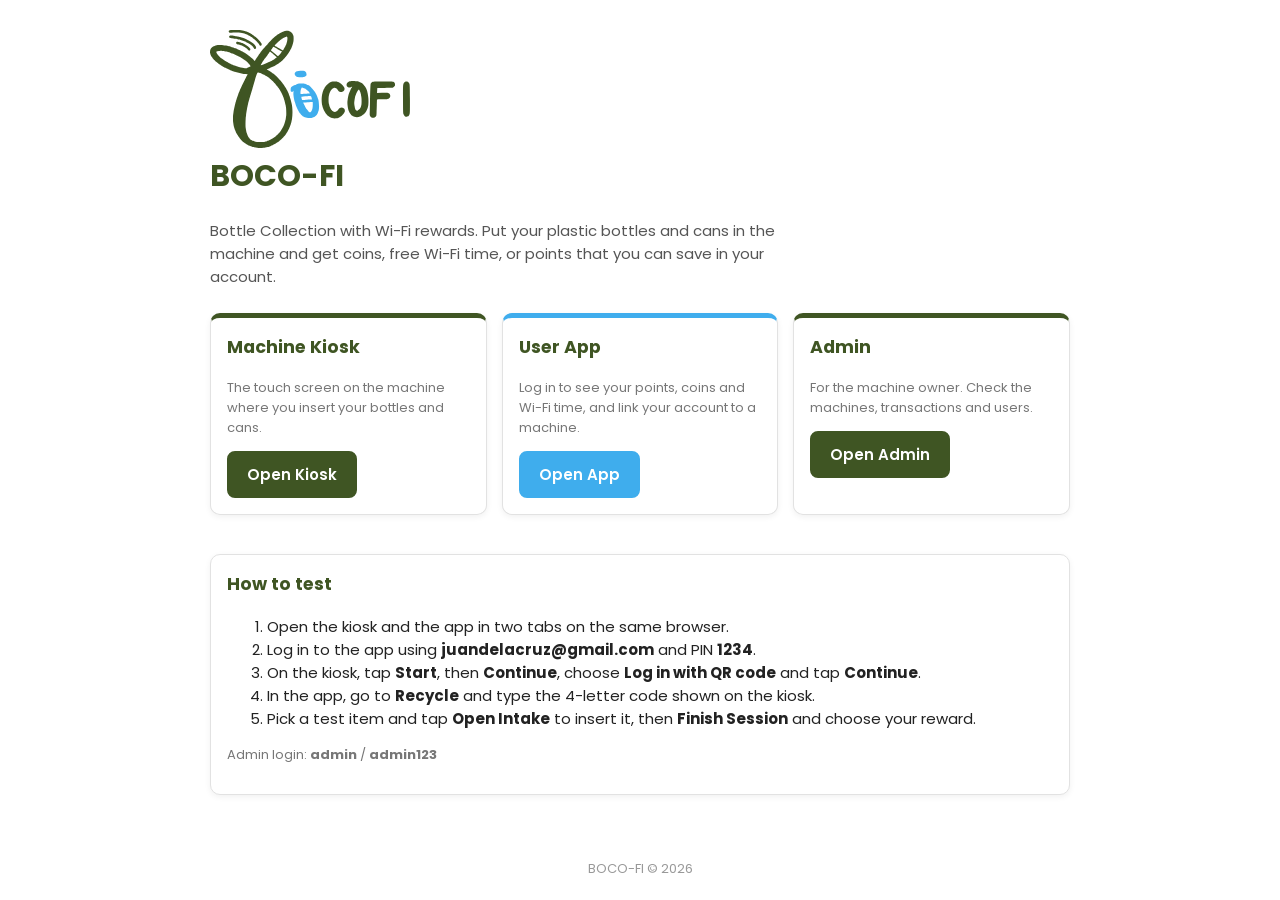
<file: index.html>
<!DOCTYPE html>
<html lang="en">
<head>
  <meta charset="UTF-8">
  <meta name="viewport" content="width=device-width, initial-scale=1.0">
  <title>BOCO-FI</title>
  <link rel="icon" href="assets/img/mark.svg">
  <link href="https://fonts.googleapis.com/css2?family=Poppins:wght@400;600;700&display=swap" rel="stylesheet">
  <link rel="stylesheet" href="assets/css/style.css">
  <style>
    .container {
      max-width: 900px;
      margin: 0 auto;
      padding: 30px 20px;
    }

    .logo {
      width: 200px;
    }

    .intro {
      max-width: 600px;
      color: #555;
    }

    .links {
      display: flex;
      flex-wrap: wrap;
      gap: 15px;
      margin: 25px 0;
    }

    .links .card {
      flex: 1;
      min-width: 220px;
      border-top: 5px solid #3F5523;
    }

    .links .card.blue {
      border-top-color: #3FADED;
    }

    footer {
      text-align: center;
      color: #999;
      font-size: 13px;
      padding: 20px;
    }
  </style>
</head>
<body>
  <div class="container">
    <img src="assets/img/logo.svg" alt="BOCO-FI logo" class="logo">
    <h1>BOCO-FI</h1>
    <p class="intro">
      Bottle Collection with Wi-Fi rewards. Put your plastic bottles and cans in the machine
      and get coins, free Wi-Fi time, or points that you can save in your account.
    </p>

    <div class="links">
      <div class="card">
        <h3>Machine Kiosk</h3>
        <p class="gray small">The touch screen on the machine where you insert your bottles and cans.</p>
        <a href="kiosk/index.html" class="btn">Open Kiosk</a>
      </div>

      <div class="card blue">
        <h3>User App</h3>
        <p class="gray small">Log in to see your points, coins and Wi-Fi time, and link your account to a machine.</p>
        <a href="app/index.html" class="btn btn-blue">Open App</a>
      </div>

      <div class="card">
        <h3>Admin</h3>
        <p class="gray small">For the machine owner. Check the machines, transactions and users.</p>
        <a href="admin/index.html" class="btn">Open Admin</a>
      </div>
    </div>

    <div class="card">
      <h3>How to test</h3>
      <ol>
        <li>Open the kiosk and the app in two tabs on the same browser.</li>
        <li>Log in to the app using <b>juandelacruz@gmail.com</b> and PIN <b>1234</b>.</li>
        <li>On the kiosk, tap <b>Start</b>, then <b>Continue</b>, choose <b>Log in with QR code</b> and tap <b>Continue</b>.</li>
        <li>In the app, go to <b>Recycle</b> and type the 4-letter code shown on the kiosk.</li>
        <li>Pick a test item and tap <b>Open Intake</b> to insert it, then <b>Finish Session</b> and choose your reward.</li>
      </ol>
      <p class="small gray">Admin login: <b>admin</b> / <b>admin123</b></p>
    </div>
  </div>

  <footer>BOCO-FI &copy; 2026</footer>
</body>
</html>
</file>
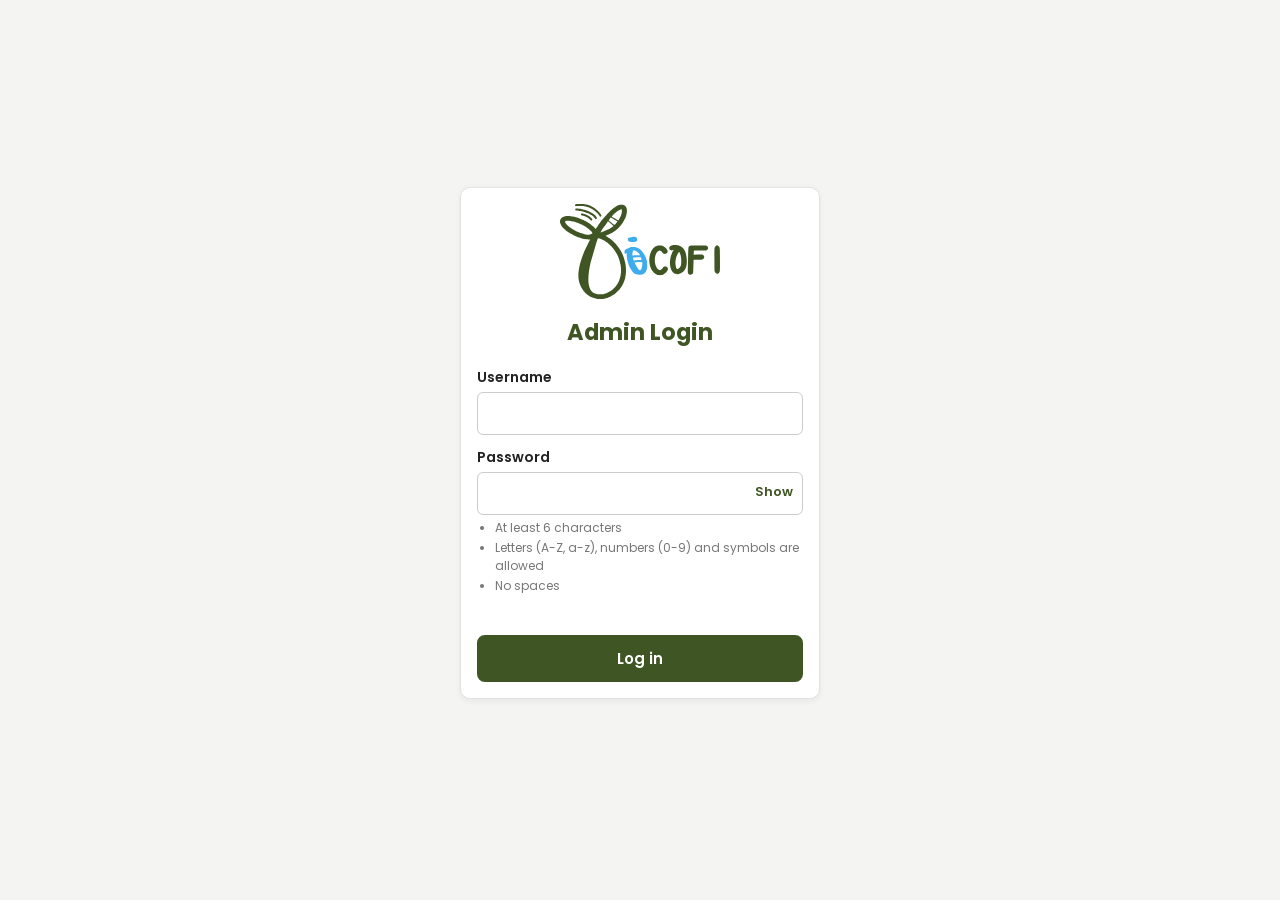
<file: admin/index.html>
<!DOCTYPE html>
<html lang="en">
<head>
  <meta charset="UTF-8">
  <meta name="viewport" content="width=device-width, initial-scale=1.0">
  <title>BOCO-FI Admin</title>
  <link rel="icon" href="../assets/img/mark.svg">
  <link href="https://fonts.googleapis.com/css2?family=Poppins:wght@400;600;700&display=swap" rel="stylesheet">
  <link rel="stylesheet" href="../assets/css/style.css">
  <link rel="stylesheet" href="style.css">
</head>
<body>

  <!-- LOGIN -->
  <div id="loginPage" class="login-page">
    <form class="card login-box" onsubmit="adminLogin(event)">
      <img src="../assets/img/logo.svg" alt="BOCO-FI" class="login-logo">
      <h2>Admin Login</h2>
      <label for="username">Username</label>
      <input type="text" id="username">
      <label for="password">Password</label>
      <div class="password-box">
        <input type="password" id="password">
        <button type="button" class="show-btn" onclick="togglePassword('password', this)">Show</button>
      </div>
      <ul class="rule">
        <li>At least 6 characters</li>
        <li>Letters (A-Z, a-z), numbers (0-9) and symbols are allowed</li>
        <li>No spaces</li>
      </ul>
      <p class="error" id="loginError"></p>
      <button type="submit" class="btn btn-full">Log in</button>
    </form>
  </div>

  <!-- DASHBOARD -->
  <div id="adminPage" class="hidden">
    <div class="sidebar">
      <img src="../assets/img/logo.svg" alt="BOCO-FI" class="side-logo">
      <button id="nav-dashboard" onclick="showSection('dashboard')">Dashboard</button>
      <button id="nav-machines" onclick="showSection('machines')">Machines</button>
      <button id="nav-alerts" onclick="showSection('alerts')">Alerts <span id="alertCount" class="count"></span></button>
      <button id="nav-transactions" onclick="showSection('transactions')">Transactions</button>
      <button id="nav-users" onclick="showSection('users')">Users</button>
      <button id="nav-codes" onclick="showSection('codes')">Vouchers &amp; Cash-outs</button>
      <button id="nav-settings" onclick="showSection('settings')">Settings</button>
      <button class="logout" onclick="adminLogout()">Log out</button>
    </div>

    <div class="main">
      <!-- dashboard -->
      <div class="section" id="section-dashboard">
        <h1>Dashboard</h1>
        <div class="stats">
          <div class="stat"><p>Items today</p><h2 id="statItems"></h2></div>
          <div class="stat"><p>Value today</p><h2 id="statValue"></h2></div>
          <div class="stat"><p>Machines online</p><h2 id="statMachines"></h2></div>
          <div class="stat"><p>Users</p><h2 id="statUsers"></h2></div>
        </div>
        <div class="card">
          <h3>Machines</h3>
          <table>
            <thead><tr><th>Machine</th><th>Status</th><th>Bin</th><th>Coins</th><th>Wi-Fi</th></tr></thead>
            <tbody id="dashMachines"></tbody>
          </table>
        </div>
        <div class="card">
          <h3>Recent transactions</h3>
          <table>
            <thead><tr><th>Date</th><th>Machine</th><th>User</th><th>Type</th><th>Amount</th></tr></thead>
            <tbody id="dashTransactions"></tbody>
          </table>
        </div>
      </div>

      <!-- machines -->
      <div class="section" id="section-machines">
        <h1>Machines</h1>
        <div id="machineCards"></div>
      </div>

      <!-- alerts -->
      <div class="section" id="section-alerts">
        <h1>Alerts</h1>
        <button class="btn btn-white btn-small" onclick="markAllRead()">Mark all as read</button>
        <br><br>
        <div class="card">
          <table>
            <thead><tr><th>Date</th><th>Machine</th><th>Message</th><th>Level</th><th></th></tr></thead>
            <tbody id="alertTable"></tbody>
          </table>
        </div>
      </div>

      <!-- transactions -->
      <div class="section" id="section-transactions">
        <h1>Transactions</h1>
        <label for="filterMachine">Filter by machine</label>
        <select id="filterMachine" class="filter" onchange="loadTransactions()"></select>
        <div class="card">
          <table>
            <thead><tr><th>ID</th><th>Date</th><th>Machine</th><th>User</th><th>Items</th><th>Amount</th><th>Type</th></tr></thead>
            <tbody id="transactionTable"></tbody>
          </table>
        </div>
      </div>

      <!-- users -->
      <div class="section" id="section-users">
        <h1>Users</h1>
        <div class="card">
          <table>
            <thead><tr><th>Name</th><th>Email</th><th>Points</th><th>Coins</th><th>Items</th><th>Actions</th></tr></thead>
            <tbody id="userTable"></tbody>
          </table>
        </div>
      </div>

      <!-- vouchers and cash-outs -->
      <div class="section" id="section-codes">
        <h1>Wi-Fi Vouchers</h1>
        <div class="card">
          <table>
            <thead><tr><th>Code</th><th>Minutes</th><th>User</th><th>Machine</th><th>Expires</th><th>Status</th></tr></thead>
            <tbody id="voucherTable"></tbody>
          </table>
        </div>
        <h1>Cash-out Codes</h1>
        <div class="card">
          <table>
            <thead><tr><th>Code</th><th>User</th><th>Amount</th><th>Created</th><th>Status</th></tr></thead>
            <tbody id="cashoutTable"></tbody>
          </table>
        </div>
      </div>

      <!-- settings -->
      <div class="section" id="section-settings">
        <h1>Settings</h1>
        <div class="card">
          <h3>Reward per item</h3>
          <table>
            <thead><tr><th>Item</th><th>Value (₱)</th></tr></thead>
            <tbody id="itemTable"></tbody>
          </table>
          <br>
          <button class="btn" onclick="saveItems()">Save rewards</button>
        </div>

        <div class="card">
          <h3>Rates</h3>
          <label for="setPoints">Points per ₱1</label>
          <input type="number" id="setPoints" min="1">
          <label for="setWifi">Wi-Fi minutes per ₱1</label>
          <input type="number" id="setWifi" min="1">
          <label for="setCrush">Run crusher when bin reaches (%)</label>
          <input type="number" id="setCrush" min="10" max="100">
          <label for="setFull">Bin is full at (%)</label>
          <input type="number" id="setFull" min="10" max="100">
          <button class="btn" onclick="saveRates()">Save rates</button>
        </div>

        <div class="card">
          <h3>Admin account</h3>
          <label for="setUser">Username</label>
          <input type="text" id="setUser">
          <label for="setPass">New password (leave blank to keep)</label>
          <div class="password-box">
            <input type="password" id="setPass">
            <button type="button" class="show-btn" onclick="togglePassword('setPass', this)">Show</button>
          </div>
          <ul class="rule">
            <li>At least 6 characters</li>
            <li>Letters (A-Z, a-z), numbers (0-9) and symbols are allowed</li>
            <li>No spaces</li>
          </ul>
          <button class="btn" onclick="saveAccount()">Save account</button>
        </div>

        <div class="card">
          <h3>Reset data</h3>
          <p class="small gray">This puts back the sample machines, users and transactions.</p>
          <button class="btn btn-red" onclick="resetAll()">Reset all data</button>
        </div>
      </div>
    </div>
  </div>

  <div id="message"></div>

  <script src="../assets/js/data.js"></script>
  <script src="script.js"></script>
</body>
</html>
</file>
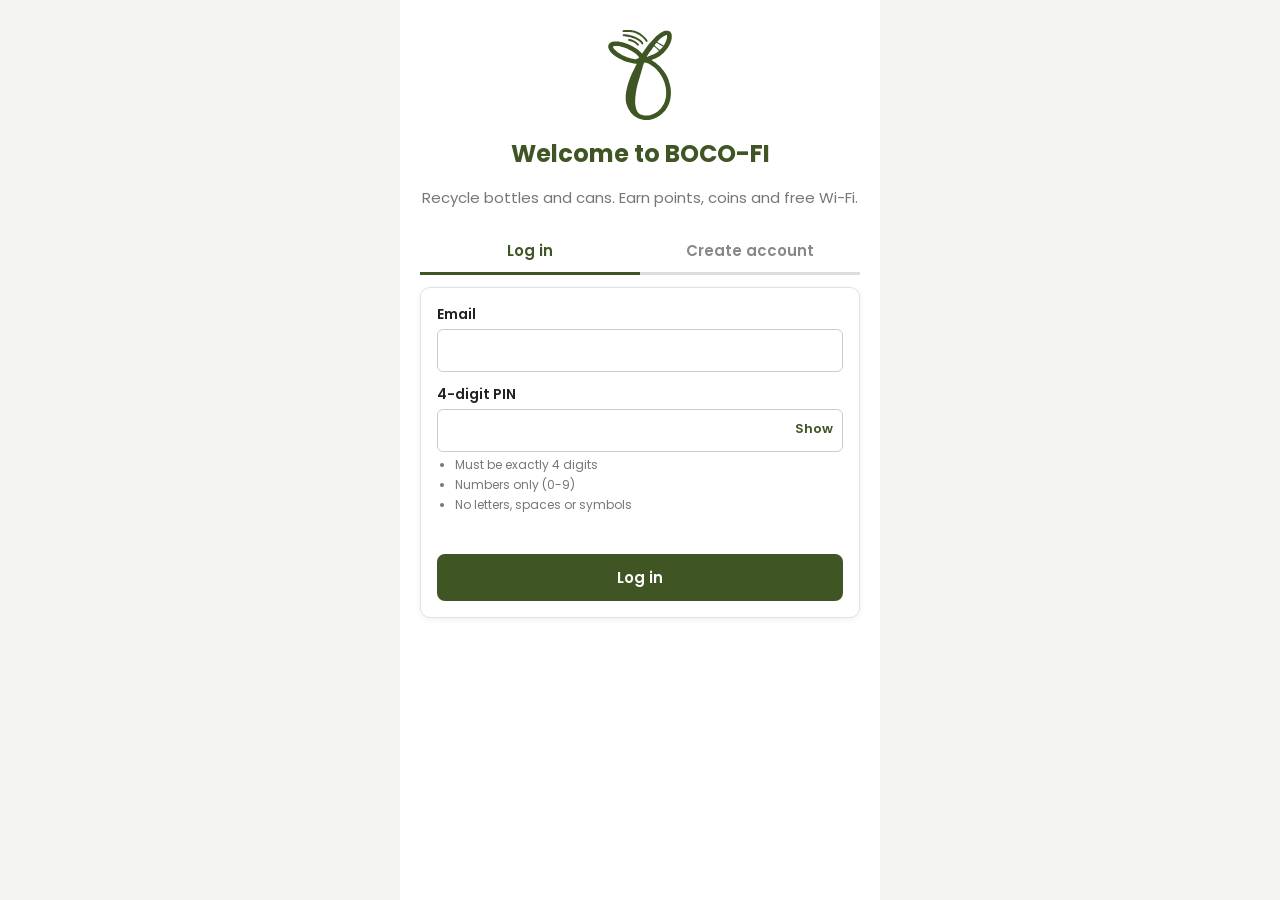
<file: app/index.html>
<!DOCTYPE html>
<html lang="en">
<head>
  <meta charset="UTF-8">
  <meta name="viewport" content="width=device-width, initial-scale=1.0">
  <title>BOCO-FI App</title>
  <link rel="icon" href="../assets/img/mark.svg">
  <link href="https://fonts.googleapis.com/css2?family=Poppins:wght@400;600;700&display=swap" rel="stylesheet">
  <link rel="stylesheet" href="../assets/css/style.css">
  <link rel="stylesheet" href="style.css">
</head>
<body>
  <div class="phone">

    <!-- LOGIN / REGISTER -->
    <div id="loginPage">
      <div class="login-top">
        <img src="../assets/img/mark.svg" alt="BOCO-FI" class="login-logo">
        <h1>Welcome to BOCO-FI</h1>
        <p class="gray">Recycle bottles and cans. Earn points, coins and free Wi-Fi.</p>
      </div>

      <div class="tabs">
        <button id="loginTab" class="active" onclick="switchTab('login')">Log in</button>
        <button id="registerTab" onclick="switchTab('register')">Create account</button>
      </div>

      <form class="card" onsubmit="submitLogin(event)">
        <div id="nameField" class="hidden">
          <label for="nameInput">Full name</label>
          <input type="text" id="nameInput">
        </div>

        <label for="emailInput">Email</label>
        <input type="email" id="emailInput" autocomplete="off">

        <label for="pinInput">4-digit PIN</label>
        <div class="password-box">
          <input type="password" id="pinInput" maxlength="4" inputmode="numeric" autocomplete="off" oninput="numbersOnly(this)">
          <button type="button" class="show-btn" onclick="togglePassword('pinInput', this)">Show</button>
        </div>
        <ul class="rule">
          <li>Must be exactly 4 digits</li>
          <li>Numbers only (0-9)</li>
          <li>No letters, spaces or symbols</li>
        </ul>

        <p class="error" id="loginError"></p>
        <button type="submit" class="btn btn-full" id="loginBtn">Log in</button>
      </form>
    </div>

    <!-- MAIN APP (after login) -->
    <div id="mainPage" class="hidden">
      <header>
        <img src="../assets/img/logo.svg" alt="BOCO-FI" class="header-logo">
        <div class="header-right">
          <span id="headerName"></span>
          <button class="btn btn-white btn-small" onclick="logout()">Log out</button>
        </div>
      </header>

      <div class="content">

        <!-- HOME -->
        <div class="page" id="page-home">
          <h2>Hi, <span id="homeName"></span>!</h2>

          <div class="balance-card">
            <p>Your points</p>
            <div class="points" id="homePoints"></div>
            <p class="small" id="homePointsValue"></p>
          </div>

          <div class="two-boxes">
            <div class="card" onclick="showPage('wallet')">
              <p class="gray small">Coin balance</p>
              <h3 id="homeCoins"></h3>
            </div>
            <div class="card" onclick="showPage('wifi')">
              <p class="gray small">Wi-Fi time left</p>
              <h3 id="homeWifi" class="wifi-time"></h3>
            </div>
          </div>

          <div class="card">
            <p>Items recycled: <b id="homeItems"></b></p>
            <button class="btn btn-small" onclick="showPage('machines')">Find a machine</button>
            <button class="btn btn-white btn-small" onclick="showPage('history')">View history</button>
          </div>

          <h3>Recent activity</h3>
          <div class="card" id="homeActivity"></div>
        </div>

        <!-- RECYCLE -->
        <div class="page" id="page-recycle">
          <h2>Recycle</h2>
          <div class="card">
            <h4>Link to a machine</h4>
            <p class="small gray">On the kiosk, tap <b>Log in</b>. Then type the 4-letter code shown on the screen.</p>
            <input type="text" id="linkInput" class="code-input" maxlength="4" placeholder="XXXX">
            <p class="error" id="linkError"></p>
            <button class="btn btn-blue btn-full" onclick="linkMachine()">Link my account</button>
          </div>

          <div class="card">
            <h4>How it works</h4>
            <ol class="small">
              <li>Tap the kiosk screen and choose Log in.</li>
              <li>Enter the code here to link your account.</li>
              <li>Insert your empty bottles and cans.</li>
              <li>Choose COINS, WI-FI or SAVE to keep the points.</li>
            </ol>
          </div>

          <div class="card">
            <h4>Reward per item</h4>
            <table id="rateTable"></table>
          </div>
        </div>

        <!-- WALLET -->
        <div class="page" id="page-wallet">
          <h2>Wallet</h2>
          <div class="card">
            <p>Points: <b id="walletPoints"></b></p>
            <p>Coin balance: <b id="walletCoins"></b></p>
            <p>Wi-Fi time: <b id="walletWifi" class="wifi-time"></b></p>
          </div>

          <div class="card">
            <h4>Convert points</h4>
            <p class="small gray" id="convertInfo"></p>
            <label for="convertType">Convert to</label>
            <select id="convertType" onchange="updateConvertPreview()">
              <option value="coins">Coins</option>
              <option value="wifi">Wi-Fi time</option>
            </select>
            <label for="convertPoints">Points to use</label>
            <input type="number" id="convertPoints" min="0" step="100" oninput="updateConvertPreview()">
            <p id="convertPreview" class="small"></p>
            <p class="error" id="convertError"></p>
            <button class="btn btn-full" onclick="convertPoints()">Convert</button>
          </div>

          <div class="card">
            <h4>Cash out coins</h4>
            <p class="small gray">Make a code, then enter it on the kiosk reward screen to get your coins. The code works once and expires in 24 hours.</p>
            <label for="cashoutAmount">Amount</label>
            <select id="cashoutAmount"></select>
            <p class="error" id="cashoutError"></p>
            <button class="btn btn-full" onclick="makeCashout()">Get cash-out code</button>
            <div id="cashoutList"></div>
          </div>
        </div>

        <!-- WIFI -->
        <div class="page" id="page-wifi">
          <h2>Wi-Fi</h2>
          <div class="card center">
            <div class="wifi-circle">
              <div class="wifi-time big" id="wifiTimeBig"></div>
              <small>time left</small>
            </div>
            <p id="wifiStatusText"></p>
            <button class="btn btn-blue btn-full" id="wifiButton" onclick="toggleWifi()">Connect</button>
            <p class="small gray">Your time only goes down while you are connected.</p>
          </div>

          <h3>Vouchers from the kiosk</h3>
          <div id="voucherList"></div>
        </div>

        <!-- HISTORY -->
        <div class="page" id="page-history">
          <h2>History</h2>
          <div class="card" id="historyList"></div>
        </div>

        <!-- MACHINES -->
        <div class="page" id="page-machines">
          <h2>Find a machine</h2>
          <div id="machineList"></div>
        </div>

        <!-- PROFILE -->
        <div class="page" id="page-profile">
          <h2>Profile</h2>
          <div class="card">
            <label for="profileName">Name</label>
            <input type="text" id="profileName">
            <label for="profileEmail">Email</label>
            <input type="email" id="profileEmail">
            <label for="profilePin">New PIN (leave blank to keep)</label>
            <div class="password-box">
              <input type="password" id="profilePin" maxlength="4" inputmode="numeric" oninput="numbersOnly(this)">
              <button type="button" class="show-btn" onclick="togglePassword('profilePin', this)">Show</button>
            </div>
            <ul class="rule">
              <li>Must be exactly 4 digits</li>
              <li>Numbers only (0-9)</li>
              <li>No letters, spaces or symbols</li>
            </ul>
            <p class="error" id="profileError"></p>
            <button class="btn btn-full" onclick="saveProfile()">Save changes</button>
          </div>
          <div class="card">
            <p class="small">Member since <span id="profileJoined"></span></p>
            <button class="btn btn-white btn-full" onclick="logout()">Log out</button>
            <br><br>
            <button class="btn btn-red btn-full" onclick="resetAll()">Reset test data</button>
          </div>
        </div>
      </div>

      <!-- bottom menu -->
      <nav class="bottom-nav">
        <button id="nav-home" onclick="showPage('home')">Home</button>
        <button id="nav-wallet" onclick="showPage('wallet')">Wallet</button>
        <button id="nav-recycle" class="recycle-btn" onclick="showPage('recycle')">Recycle</button>
        <button id="nav-wifi" onclick="showPage('wifi')">Wi-Fi</button>
        <button id="nav-profile" onclick="showPage('profile')">Profile</button>
      </nav>
    </div>
  </div>

  <div id="message"></div>

  <script src="../assets/js/data.js"></script>
  <script src="script.js"></script>
</body>
</html>
</file>
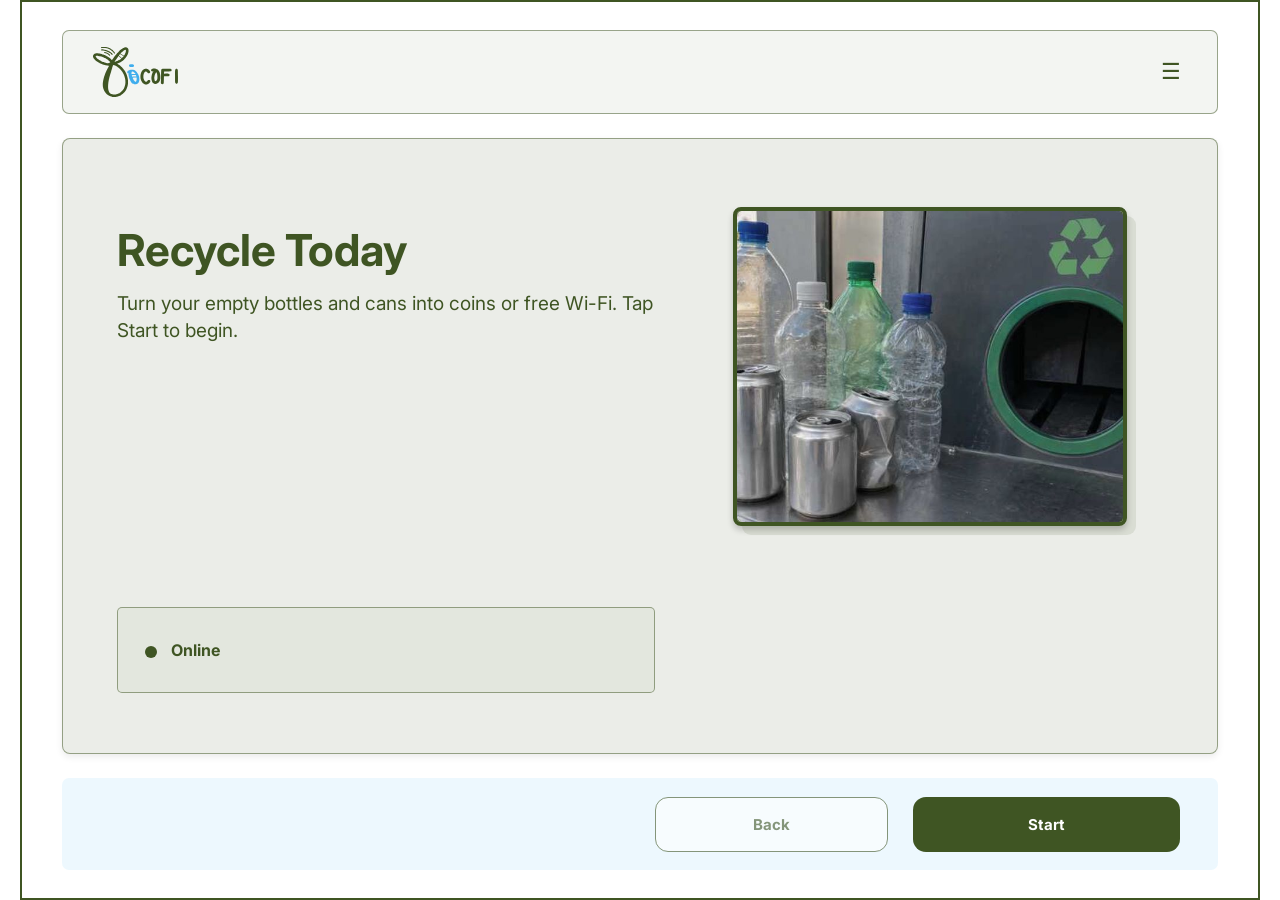
<file: kiosk/index.html>
<!DOCTYPE html>
<html lang="en">
<head>
  <meta charset="UTF-8">
  <meta name="viewport" content="width=device-width, initial-scale=1.0">
  <title>BOCO-FI Kiosk</title>
  <link rel="icon" href="../assets/img/mark.svg">
  <link href="https://fonts.googleapis.com/css2?family=Inter:wght@400;700&display=swap" rel="stylesheet">
  <link rel="stylesheet" href="../assets/css/style.css">
  <link rel="stylesheet" href="style.css">
</head>
<body>
  <div class="kiosk">

    <header>
      <img src="../assets/img/logo.svg" alt="BOCOFI" class="logo">
      <div class="header-right">
        <span id="userLabel"></span>
        <button class="menu-btn" onclick="openMenu()">&#9776;</button>
      </div>
    </header>

    <!-- 1.0 Display Page -->
    <div class="screen" id="screen-1.0">
      <div class="content">
        <div class="text">
          <h1>Recycle Today</h1>
          <p class="desc">Turn your empty bottles and cans into coins or free Wi-Fi. Tap Start to begin.</p>
          <div class="extra" id="extra-1.0"></div>
          <div class="status"><span class="dot">&#9679;</span> <span id="status-1.0">Online</span></div>
        </div>
        <div class="picture"><img src="img/screen-1-0.jpg" alt=""></div>
      </div>
      <div class="actions">
        <button class="btn-back" disabled>Back</button>
        <button class="btn-main" id="startBtn" onclick="showScreen('1.1')">Start</button>
      </div>
    </div>

    <!-- 1.1 Start -->
    <div class="screen" id="screen-1.1">
      <div class="content">
        <div class="text">
          <h1>Ready to Begin?</h1>
          <p class="desc">Choose Start when you are ready to recycle bottles or cans.</p>
          <div class="extra"></div>
          <div class="status"><span class="dot">&#9679;</span> Ready</div>
        </div>
        <div class="picture"><img src="img/screen-1-1.jpg" alt=""></div>
      </div>
      <div class="actions">
        <button class="btn-back" onclick="showScreen('1.0')">Back</button>
        <button class="btn-main" onclick="showScreen('2.0')">Continue</button>
      </div>
    </div>

    <!-- 2.0 Access Page -->
    <div class="screen" id="screen-2.0">
      <div class="content">
        <div class="text">
          <h1>Choose How to Continue</h1>
          <p class="desc">Sign in with a QR code or continue as a guest.</p>
          <div class="extra">
            <button class="option" id="optionLogin" onclick="chooseAccess('login')">Log in with QR code</button>
            <button class="option" id="optionGuest" onclick="chooseAccess('guest')">Continue as guest</button>
          </div>
          <div class="status"><span class="dot">&#9679;</span> <span id="status-2.0">Select an option</span></div>
        </div>
        <div class="picture"><img src="img/screen-2-0.jpg" alt=""></div>
      </div>
      <div class="actions">
        <button class="btn-back" onclick="showScreen('1.1')">Back</button>
        <button class="btn-main" id="accessBtn" onclick="continueAccess()">Continue</button>
      </div>
    </div>

    <!-- 2.1 QR Code -->
    <div class="screen" id="screen-2.1">
      <div class="content">
        <div class="text">
          <h1>Scan QR Code</h1>
          <p class="desc">Open the BOCOFI mobile app and scan the code on this screen.</p>
          <div class="extra">
            <div class="link-box">
              <canvas id="qrCanvas" width="29" height="29"></canvas>
              <div>
                <p class="small-label">Or type this code in the app:</p>
                <div class="link-code" id="linkCode">----</div>
              </div>
            </div>
            <p class="error" id="linkError"></p>
          </div>
          <div class="status"><span class="dot">&#9679;</span> Waiting for scan</div>
        </div>
        <div class="picture"><img src="img/screen-2-1.jpg" alt=""></div>
      </div>
      <div class="actions">
        <button class="btn-back" onclick="cancelLink()">Back</button>
        <button class="btn-main" onclick="scanCode()">Scan Code</button>
      </div>
    </div>

    <!-- 2.2 Account Linking -->
    <div class="screen" id="screen-2.2">
      <div class="content">
        <div class="text">
          <h1>Account Linked</h1>
          <p class="desc">Your BOCOFI account is now connected to this machine.</p>
          <div class="extra" id="extra-2.2"></div>
          <div class="status"><span class="dot">&#9679;</span> Account Connected</div>
        </div>
        <div class="picture"><img src="img/screen-2-2.jpg" alt=""></div>
      </div>
      <div class="actions">
        <button class="btn-back" onclick="unlinkUser()">Back</button>
        <button class="btn-main" onclick="showScreen('3.0')">Continue</button>
      </div>
    </div>

    <!-- 2.3 Guest Limits -->
    <div class="screen" id="screen-2.3">
      <div class="content">
        <div class="text">
          <h1>Guest Session Limits</h1>
          <p class="desc">Guest users can receive coins or Wi-Fi rewards only.</p>
          <div class="extra"></div>
          <div class="status"><span class="dot">&#9679;</span> Guest Mode</div>
        </div>
        <div class="picture"><img src="img/screen-2-3.jpg" alt=""></div>
      </div>
      <div class="actions">
        <button class="btn-back" onclick="showScreen('2.0')">Back</button>
        <button class="btn-main" onclick="showScreen('3.0')">I Understand</button>
      </div>
    </div>

    <!-- 3.0 Check WiFi Status -->
    <div class="screen" id="screen-3.0">
      <div class="content">
        <div class="text">
          <h1>Connection Checked</h1>
          <p class="desc" id="desc-3.0">The Wi-Fi connection is working. Tap Continue when you are ready.</p>
          <div class="extra"></div>
          <div class="status"><span class="dot">&#9679;</span> <span id="status-3.0">Wi-Fi Connected</span></div>
        </div>
        <div class="picture"><img src="img/screen-3-0.jpg" alt=""></div>
      </div>
      <div class="actions">
        <button class="btn-back" onclick="goBackFromCheck()">Back</button>
        <button class="btn-main" onclick="showScreen('3.1')">Continue</button>
      </div>
    </div>

    <!-- 3.1 Check Coin Status -->
    <div class="screen" id="screen-3.1">
      <div class="content">
        <div class="text">
          <h1>Coin Availability Status</h1>
          <p class="desc" id="desc-3.1">There are enough coins in the machine. Tap Continue when you are ready.</p>
          <div class="extra"></div>
          <div class="status"><span class="dot">&#9679;</span> <span id="status-3.1">Coins Available</span></div>
        </div>
        <div class="picture"><img src="img/screen-3-1.jpg" alt=""></div>
      </div>
      <div class="actions">
        <button class="btn-back" onclick="showScreen('3.0')">Back</button>
        <button class="btn-main" onclick="showScreen('3.2')">Continue</button>
      </div>
    </div>

    <!-- 3.2 Check Reward Status -->
    <div class="screen" id="screen-3.2">
      <div class="content">
        <div class="text">
          <h1>Available Rewards</h1>
          <p class="desc">These rewards are available for your recycling session.</p>
          <div class="extra" id="extra-3.2"></div>
          <div class="status"><span class="dot">&#9679;</span> Rewards Ready</div>
        </div>
        <div class="picture"><img src="img/screen-3-2.jpg" alt=""></div>
      </div>
      <div class="actions">
        <button class="btn-back" onclick="showScreen('3.1')">Back</button>
        <button class="btn-main" onclick="checkRewards()">Continue</button>
      </div>
    </div>

    <!-- 3.3 No Reward Status -->
    <div class="screen" id="screen-3.3">
      <div class="content">
        <div class="text">
          <h1>Reward Unavailable</h1>
          <p class="desc" id="desc-3.3">One reward option is currently unavailable. You can choose another.</p>
          <div class="extra"></div>
          <div class="status"><span class="dot">&#9679;</span> <span id="status-3.3">Limited Rewards</span></div>
        </div>
        <div class="picture"><img src="img/screen-3-3.jpg" alt=""></div>
      </div>
      <div class="actions">
        <button class="btn-back" onclick="showScreen('3.2')">Back</button>
        <button class="btn-main" id="noRewardBtn" onclick="afterNoReward()">Choose Another</button>
      </div>
    </div>

    <!-- 4.0 Insert Item -->
    <div class="screen" id="screen-4.0">
      <div class="content">
        <div class="text">
          <h1>Insert Your Item</h1>
          <p class="desc">Place one empty plastic bottle or aluminum can into the opening.</p>
          <div class="extra">
            <div class="test-box">
              <label for="itemSelect">Test item (no sensor yet)</label>
              <select id="itemSelect"></select>
            </div>
            <p class="total" id="insertTotal"></p>
          </div>
          <div class="status"><span class="dot">&#9679;</span> Waiting for Item</div>
        </div>
        <div class="picture"><img src="img/screen-4-0.jpg" alt=""></div>
      </div>
      <div class="actions">
        <button class="btn-back" onclick="backFromInsert()">Back</button>
        <button class="btn-main" onclick="openIntake()">Open Intake</button>
      </div>
    </div>

    <!-- 4.1 Scan Item -->
    <div class="screen" id="screen-4.1">
      <div class="content">
        <div class="text">
          <h1>Scanning Item</h1>
          <p class="desc">Keep the item still while the machine checks it. This takes a few seconds.</p>
          <div class="extra"></div>
          <div class="status"><span class="dot">&#9679;</span> Scanning</div>
        </div>
        <div class="picture"><img src="img/screen-4-1.jpg" alt=""></div>
      </div>
      <div class="actions">
        <button class="btn-back" disabled>Back</button>
        <button class="btn-main" disabled>Please wait</button>
      </div>
    </div>

    <!-- 4.2 Item Accepted -->
    <div class="screen" id="screen-4.2">
      <div class="content">
        <div class="text">
          <h1>Item Accepted</h1>
          <p class="desc">The item is valid and has been added to your session.</p>
          <div class="extra" id="extra-4.2"></div>
          <div class="status"><span class="dot">&#9679;</span> Accepted</div>
        </div>
        <div class="picture"><img src="img/screen-4-2.jpg" alt=""></div>
      </div>
      <div class="actions">
        <button class="btn-back" disabled>Back</button>
        <button class="btn-main" onclick="showScreen('4.4')">Add Another</button>
      </div>
    </div>

    <!-- 4.3 Decline Item -->
    <div class="screen" id="screen-4.3">
      <div class="content">
        <div class="text">
          <h1>Item not accepted</h1>
          <p class="desc">This item cannot be accepted. Remove it and try another item.</p>
          <div class="extra"></div>
          <div class="status"><span class="dot">&#9679;</span> Not Accepted</div>
        </div>
        <div class="picture"><img src="img/screen-4-3.jpg" alt=""></div>
      </div>
      <div class="actions">
        <button class="btn-back" onclick="showScreen('4.4')">Back</button>
        <button class="btn-main" onclick="showScreen('4.0')">Try Again</button>
      </div>
    </div>

    <!-- 4.4 Add Item? -->
    <div class="screen" id="screen-4.4">
      <div class="content">
        <div class="text">
          <h1>Add Another Item?</h1>
          <p class="desc">You can add another item or finish the recycling session.</p>
          <div class="extra" id="extra-4.4"></div>
          <div class="status"><span class="dot">&#9679;</span> Session active</div>
        </div>
        <div class="picture"><img src="img/screen-4-4.jpg" alt=""></div>
      </div>
      <div class="actions">
        <button class="btn-back" onclick="showScreen('4.0')">Add Item</button>
        <button class="btn-main" onclick="finishSession()">Finish Session</button>
      </div>
    </div>

    <!-- 5.0 Bin Status -->
    <div class="screen" id="screen-5.0">
      <div class="content">
        <div class="text">
          <h1>Bin Capacity</h1>
          <p class="desc">The bin is almost full, so the machine will crush the items first. Tap Continue to start.</p>
          <div class="extra"></div>
          <div class="status"><span class="dot">&#9679;</span> <span id="status-5.0">Bin at 80%</span></div>
        </div>
        <div class="picture"><img src="img/screen-5-0.jpg" alt=""></div>
      </div>
      <div class="actions">
        <button class="btn-back" onclick="showScreen('4.4')">Back</button>
        <button class="btn-main" onclick="showScreen('5.1')">Continue</button>
      </div>
    </div>

    <!-- 5.1 Crusher Status -->
    <div class="screen" id="screen-5.1">
      <div class="content">
        <div class="text">
          <h1>Crushing in progress</h1>
          <p class="desc">Please wait while the items are being crushed. This takes a few seconds.</p>
          <div class="extra"></div>
          <div class="status"><span class="dot">&#9679;</span> Crushing</div>
        </div>
        <div class="picture"><img src="img/screen-5-1.jpg" alt=""></div>
      </div>
      <div class="actions">
        <button class="btn-back" disabled>Back</button>
        <button class="btn-main" disabled>Please Wait</button>
      </div>
    </div>

    <!-- 5.2 Session Status -->
    <div class="screen" id="screen-5.2">
      <div class="content">
        <div class="text">
          <h1>Session summary</h1>
          <p class="desc">Review the number of accepted items and your total reward.</p>
          <div class="extra" id="extra-5.2"></div>
          <div class="status"><span class="dot">&#9679;</span> Items Processed</div>
        </div>
        <div class="picture"><img src="img/screen-5-2.jpg" alt=""></div>
      </div>
      <div class="actions">
        <button class="btn-back" onclick="showScreen('4.0')">Back</button>
        <button class="btn-main" onclick="showScreen('6.0')">Choose Rewards</button>
      </div>
    </div>

    <!-- 6.0 Reward Choice -->
    <div class="screen" id="screen-6.0">
      <div class="content">
        <div class="text">
          <h1>Choose Your Reward</h1>
          <p class="desc">Choose coins, Wi-Fi time, or save it as points in your BOCOFI app.</p>
          <div class="extra">
            <button class="option" id="coinsBtn" onclick="chooseReward('coins')">Coins<small id="coinsInfo"></small></button>
            <button class="option" id="wifiBtn" onclick="chooseReward('wifi')">Wi-Fi<small id="wifiInfo"></small></button>
            <button class="option" id="saveBtn" onclick="chooseReward('save')">Save<small id="saveInfo"></small></button>
            <div class="cashout">
              <input type="text" id="cashoutInput" placeholder="Cash-out code (CO-XXXX)" maxlength="7">
              <button class="btn-small-green" onclick="redeemCashout()">Redeem</button>
            </div>
            <p class="error" id="cashoutError"></p>
          </div>
          <div class="status"><span class="dot">&#9679;</span> <span id="status-6.0">Select reward</span></div>
        </div>
        <div class="picture"><img src="img/screen-6-0.jpg" alt=""></div>
      </div>
      <div class="actions">
        <button class="btn-back" onclick="showScreen('5.2')">Back</button>
        <button class="btn-main" id="rewardBtn" onclick="continueReward()">Continue</button>
      </div>
    </div>

    <!-- 6.1 Coin Dispense -->
    <div class="screen" id="screen-6.1">
      <div class="content">
        <div class="text">
          <h1>Dispensing Coins</h1>
          <p class="desc">Please wait while the machine prepares your coin reward.</p>
          <div class="extra" id="extra-6.1"></div>
          <div class="status"><span class="dot">&#9679;</span> Dispensing</div>
        </div>
        <div class="picture"><img src="img/screen-6-1.jpg" alt=""></div>
      </div>
      <div class="actions">
        <button class="btn-back" disabled>Back</button>
        <button class="btn-main" disabled>Please Wait</button>
      </div>
    </div>

    <!-- 6.2 Coin Reward Release -->
    <div class="screen" id="screen-6.2">
      <div class="content">
        <div class="text">
          <h1>Coins Released</h1>
          <p class="desc">Collect your coins from the reward tray below.</p>
          <div class="extra" id="extra-6.2"></div>
          <div class="status"><span class="dot">&#9679;</span> Coins ready</div>
        </div>
        <div class="picture"><img src="img/screen-6-2.jpg" alt=""></div>
      </div>
      <div class="actions">
        <button class="btn-back" disabled>Back</button>
        <button class="btn-main" onclick="showScreen('7.0')">Done</button>
      </div>
    </div>

    <!-- 6.3 Generate WiFi Voucher -->
    <div class="screen" id="screen-6.3">
      <div class="content">
        <div class="text">
          <h1>Creating WiFi Voucher</h1>
          <p class="desc">The machine is creating your Wi-Fi access code.</p>
          <div class="extra"></div>
          <div class="status"><span class="dot">&#9679;</span> Creating voucher</div>
        </div>
        <div class="picture"><img src="img/screen-6-3.jpg" alt=""></div>
      </div>
      <div class="actions">
        <button class="btn-back" disabled>Back</button>
        <button class="btn-main" disabled>Please Wait</button>
      </div>
    </div>

    <!-- 6.4 WiFi Voucher Release -->
    <div class="screen" id="screen-6.4">
      <div class="content">
        <div class="text">
          <h1>Your WiFi Voucher</h1>
          <p class="desc">Use the code and password below to connect to Wi-Fi.</p>
          <div class="extra" id="extra-6.4"></div>
          <div class="status"><span class="dot">&#9679;</span> Voucher ready</div>
        </div>
        <div class="picture"><img src="img/screen-6-4.jpg" alt=""></div>
      </div>
      <div class="actions">
        <button class="btn-back" disabled>Back</button>
        <button class="btn-main" onclick="showScreen('7.0')">Done</button>
      </div>
    </div>

    <!-- 6.5 Keep Reward As Balance -->
    <div class="screen" id="screen-6.5">
      <div class="content">
        <div class="text">
          <h1>Save as Points</h1>
          <p class="desc" id="desc-6.5">Your reward will be saved as points in your BOCOFI app. 100 points = ₱1.00.</p>
          <div class="extra" id="extra-6.5"></div>
          <div class="status"><span class="dot">&#9679;</span> Save to app</div>
        </div>
        <div class="picture"><img src="img/screen-6-5.jpg" alt=""></div>
      </div>
      <div class="actions">
        <button class="btn-back" onclick="showScreen('6.0')">Back</button>
        <button class="btn-main" onclick="savePoints()">Save Points</button>
      </div>
    </div>

    <!-- 6.6 Reward Balance Saved -->
    <div class="screen" id="screen-6.6">
      <div class="content">
        <div class="text">
          <h1>Points Saved</h1>
          <p class="desc">Your points were added to your BOCOFI app. You can use them later for coins or Wi-Fi.</p>
          <div class="extra" id="extra-6.6"></div>
          <div class="status"><span class="dot">&#9679;</span> Saved</div>
        </div>
        <div class="picture"><img src="img/screen-6-6.jpg" alt=""></div>
      </div>
      <div class="actions">
        <button class="btn-back" disabled>Back</button>
        <button class="btn-main" onclick="showScreen('7.0')">Done</button>
      </div>
    </div>

    <!-- 7.0 Thank You Page -->
    <div class="screen" id="screen-7.0">
      <div class="content">
        <div class="text">
          <h1>Thank You</h1>
          <p class="desc">Thank you for recycling with BOCOFI.</p>
          <div class="extra" id="extra-7.0"></div>
          <div class="status"><span class="dot">&#9679;</span> Session complete</div>
        </div>
        <div class="picture"><img src="img/screen-7-0.jpg" alt=""></div>
      </div>
      <div class="actions">
        <button class="btn-back" disabled>Back</button>
        <button class="btn-main" onclick="showScreen('7.1')">Finish</button>
      </div>
    </div>

    <!-- 7.1 Resetting Machine -->
    <div class="screen" id="screen-7.1">
      <div class="content">
        <div class="text">
          <h1>Getting Ready</h1>
          <p class="desc">Please wait a moment. The machine is getting ready for the next person.</p>
          <div class="extra"></div>
          <div class="status"><span class="dot">&#9679;</span> Almost ready</div>
        </div>
        <div class="picture"><img src="img/screen-7-1.jpg" alt=""></div>
      </div>
      <div class="actions">
        <button class="btn-back" disabled>Back</button>
        <button class="btn-main" disabled>Please Wait</button>
      </div>
    </div>

    <!-- 1.2 Are You Still There? -->
    <div class="screen" id="screen-1.2">
      <div class="content">
        <div class="text">
          <h1>Are You Still There?</h1>
          <p class="desc">Tap Yes to keep going. If no one answers, the session will end in 15 seconds.</p>
          <div class="extra"></div>
          <div class="status"><span class="dot">&#9679;</span> Ending in <span id="stillSeconds">15</span> seconds</div>
        </div>
        <div class="picture"><img src="img/screen-1-2.jpg" alt=""></div>
      </div>
      <div class="actions">
        <button class="btn-back" onclick="showScreen('7.1')">End Session</button>
        <button class="btn-main" onclick="stillHere()">Yes, I'm Here</button>
      </div>
    </div>
  </div>

  <!-- side menu -->
  <div id="menu" class="side-menu hidden">
    <h3>Machine settings</h3>
    <label for="machineSelect">Machine</label>
    <select id="machineSelect" onchange="changeMachine()"></select>

    <label>Bin level: <span id="binValue"></span>%</label>
    <input type="range" id="binRange" min="0" max="100" oninput="updateSensors()">

    <label>Coin hopper: <span id="coinValue"></span>%</label>
    <input type="range" id="coinRange" min="0" max="100" oninput="updateSensors()">

    <label for="wifiSelect">Wi-Fi signal</label>
    <select id="wifiSelect" onchange="updateSensors()">
      <option value="strong">Strong</option>
      <option value="weak">Weak</option>
      <option value="none">No signal</option>
    </select>

    <button class="btn btn-white btn-full" onclick="endSession(); closeMenu();">Reset to start screen</button>
    <br><br>
    <button class="btn btn-full" onclick="closeMenu()">Close</button>
  </div>

  <div id="message"></div>

  <script src="../assets/js/data.js"></script>
  <script src="script.js"></script>
</body>
</html>
</file>
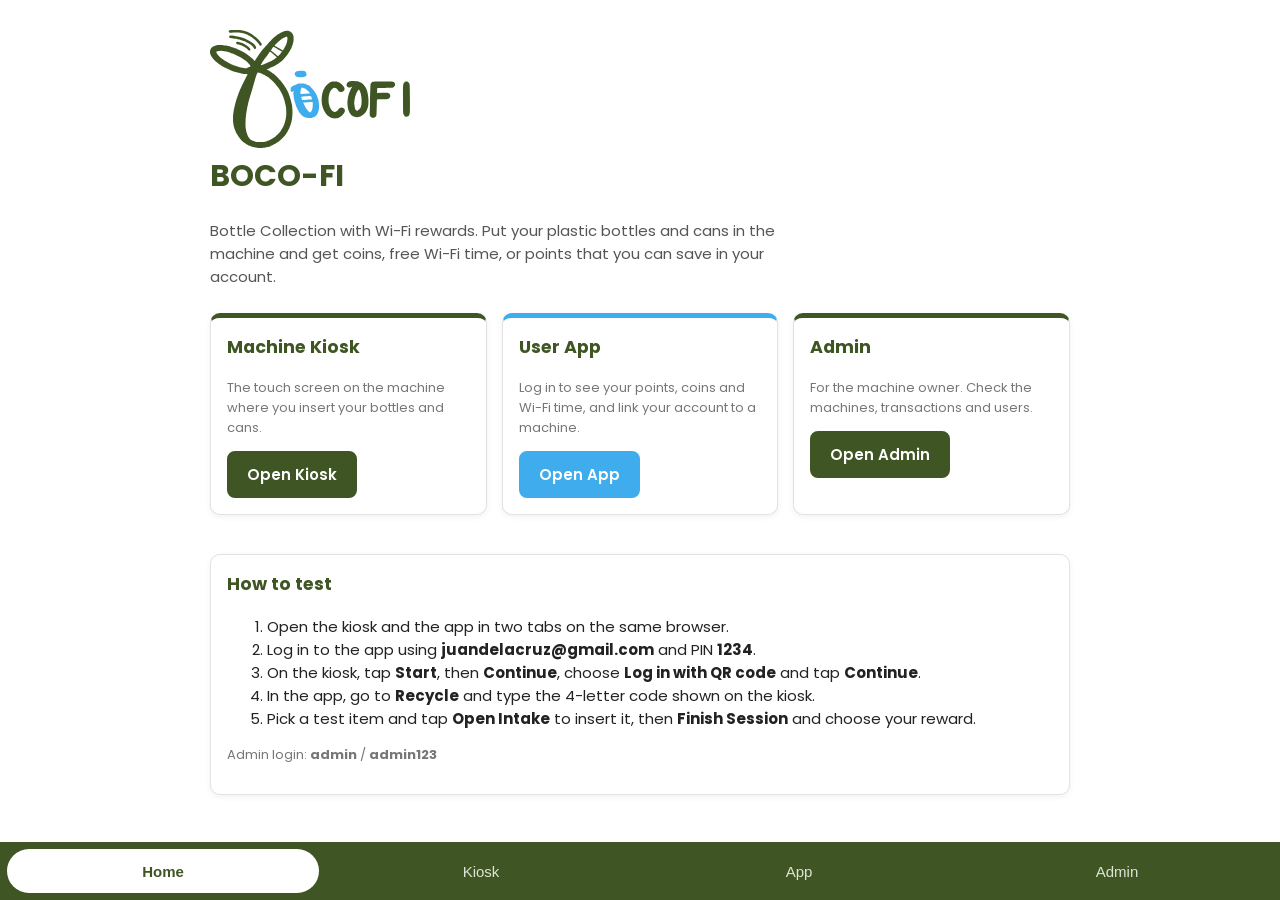
<file: mobile/index.html>
<!DOCTYPE html>
<html lang="en">
<head>
  <meta charset="UTF-8">
  <meta name="viewport" content="width=device-width, initial-scale=1.0, viewport-fit=cover">
  <meta name="theme-color" content="#3F5523">
  <meta name="apple-mobile-web-app-capable" content="yes">
  <meta name="mobile-web-app-capable" content="yes">
  <meta name="apple-mobile-web-app-status-bar-style" content="default">
  <meta name="apple-mobile-web-app-title" content="BOCO-FI">
  <title>BOCO-FI</title>
  <link rel="icon" href="../assets/img/mark.svg">
  <link rel="apple-touch-icon" href="../assets/img/icon.png">
  <style>
    * {
      box-sizing: border-box;
    }

    html, body {
      margin: 0;
      height: 100%;
      background-color: #3F5523;
      font-family: Arial, sans-serif;
    }

    body {
      display: flex;
      flex-direction: column;
      height: 100vh;
      height: 100dvh;
      padding-top: env(safe-area-inset-top);
    }

    #frames {
      position: relative;
      flex: 1;
      background-color: white;
    }

    #frames iframe {
      position: absolute;
      top: 0;
      left: 0;
      width: 100%;
      height: 100%;
      border: none;
      display: none;
    }

    #frames iframe.active {
      display: block;
    }

    .tabs {
      display: flex;
      gap: 6px;
      padding: 7px 7px calc(7px + env(safe-area-inset-bottom));
      background-color: #3F5523;
    }

    .tabs button {
      flex: 1;
      height: 44px;
      border: none;
      border-radius: 22px;
      background: none;
      color: #dde5d6;
      font-size: 15px;
      cursor: pointer;
    }

    .tabs button.active {
      background-color: white;
      color: #3F5523;
      font-weight: bold;
    }
  </style>
</head>
<body>
  <div id="frames">
    <iframe id="frame-home" src="../index.html" class="active"></iframe>
    <iframe id="frame-kiosk" src="../kiosk/index.html"></iframe>
    <iframe id="frame-app" src="../app/index.html"></iframe>
    <iframe id="frame-admin" src="../admin/index.html"></iframe>
  </div>

  <nav class="tabs">
    <button id="tab-home" class="active" onclick="showTab('home')">Home</button>
    <button id="tab-kiosk" onclick="showTab('kiosk')">Kiosk</button>
    <button id="tab-app" onclick="showTab('app')">App</button>
    <button id="tab-admin" onclick="showTab('admin')">Admin</button>
  </nav>

  <script>
    var tabNames = ['home', 'kiosk', 'app', 'admin'];

    function showTab(name) {
      for (var i = 0; i < tabNames.length; i++) {
        document.getElementById('frame-' + tabNames[i]).classList.remove('active');
        document.getElementById('tab-' + tabNames[i]).classList.remove('active');
      }
      var frame = document.getElementById('frame-' + name);
      frame.classList.add('active');
      document.getElementById('tab-' + name).classList.add('active');

      frame.contentWindow.dispatchEvent(new Event('storage'));
    }

    function fixLinks(frame) {
      frame.contentDocument.addEventListener('click', function (event) {
        var link = event.target.closest('a');
        if (!link) return;

        var href = link.getAttribute('href') || '';
        var target = '';
        if (href.indexOf('kiosk/') !== -1) target = 'kiosk';
        if (href.indexOf('app/') !== -1) target = 'app';
        if (href.indexOf('admin/') !== -1) target = 'admin';
        if (target !== '') {
          event.preventDefault();
          showTab(target);
        }
      });
    }

    for (var i = 0; i < tabNames.length; i++) {
      document.getElementById('frame-' + tabNames[i]).addEventListener('load', function () {
        fixLinks(this);
      });
    }
  </script>
</body>
</html>
</file>
<file: assets/css/style.css>
* {
  box-sizing: border-box;
}

body {
  margin: 0;
  font-family: 'Poppins', Arial, sans-serif;
  font-size: 15px;
  color: #222;
  background-color: #ffffff;
}

h1, h2, h3, h4 {
  margin-top: 0;
  color: #3F5523;
}

a {
  color: #3F5523;
}

/* buttons */
.btn {
  display: inline-block;
  padding: 10px 18px;
  border: 2px solid #3F5523;
  border-radius: 8px;
  background-color: #3F5523;
  color: white;
  font-family: inherit;
  font-size: 15px;
  font-weight: 600;
  text-decoration: none;
  text-align: center;
  cursor: pointer;
}

.btn:hover {
  opacity: 0.9;
}

.btn:disabled {
  opacity: 0.4;
  cursor: not-allowed;
}

.btn-blue {
  background-color: #3FADED;
  border-color: #3FADED;
}

.btn-white {
  background-color: white;
  color: #3F5523;
}

.btn-red {
  background-color: #d43f55;
  border-color: #d43f55;
}

.btn-small {
  padding: 5px 10px;
  font-size: 13px;
}

.btn-full {
  width: 100%;
}

/* forms */
label {
  display: block;
  margin-bottom: 4px;
  font-weight: 600;
  font-size: 14px;
}

input, select {
  width: 100%;
  padding: 9px 10px;
  margin-bottom: 12px;
  border: 1px solid #ccc;
  border-radius: 6px;
  font-family: inherit;
  font-size: 15px;
}

input[type="range"] {
  padding: 0;
}

/* password box with show/hide button */
.password-box {
  position: relative;
}

.password-box input {
  padding-right: 62px;
  margin-bottom: 4px;
}

.show-btn {
  position: absolute;
  top: 0;
  right: 0;
  width: 58px;
  height: 40px;
  border: none;
  background: none;
  color: #3F5523;
  font-family: inherit;
  font-size: 13px;
  font-weight: 600;
  cursor: pointer;
}

.rule {
  font-size: 12px;
  color: #777;
  margin: 0 0 12px;
  padding-left: 18px;
}

.rule li {
  margin-bottom: 2px;
}

.error {
  color: #d43f55;
  font-size: 14px;
  min-height: 18px;
  margin-bottom: 8px;
}

/* boxes */
.card {
  background: white;
  border: 1px solid #e2e2e2;
  border-radius: 10px;
  padding: 16px;
  margin-bottom: 14px;
  box-shadow: 0 2px 6px rgba(0, 0, 0, 0.06);
}

.gray {
  color: #777;
}

.small {
  font-size: 13px;
}

.center {
  text-align: center;
}

.code {
  font-family: Consolas, monospace;
  font-weight: bold;
  letter-spacing: 2px;
}

.hidden {
  display: none !important;
}

/* status labels */
.tag {
  display: inline-block;
  padding: 2px 8px;
  border-radius: 10px;
  font-size: 12px;
  font-weight: 600;
  background: #eee;
  color: #555;
}

.tag.green {
  background: #e2f0d9;
  color: #3F5523;
}

.tag.yellow {
  background: #fcf1d6;
  color: #8a6207;
}

.tag.red {
  background: #fbe1e6;
  color: #a5223a;
}

.tag.blue {
  background: #e3f3fc;
  color: #1d7fb8;
}

/* progress bar */
.bar {
  height: 12px;
  background: #e5e5e5;
  border-radius: 6px;
  overflow: hidden;
  margin: 6px 0;
}

.bar div {
  height: 100%;
  background: #3F5523;
}

/* tables */
table {
  width: 100%;
  border-collapse: collapse;
  font-size: 14px;
}

th, td {
  padding: 8px;
  border-bottom: 1px solid #eee;
  text-align: left;
}

th {
  background: #f4f5f2;
  color: #3F5523;
}

/* small popup message */
#message {
  position: fixed;
  bottom: 20px;
  left: 50%;
  transform: translateX(-50%);
  background: #333;
  color: white;
  padding: 10px 18px;
  border-radius: 8px;
  font-size: 14px;
  display: none;
  z-index: 100;
}
</file>
<file: admin/style.css>
body {
  background-color: #f4f5f2;
}

/* login */
.login-page {
  display: flex;
  justify-content: center;
  align-items: center;
  min-height: 100vh;
  padding: 20px;
}

.login-box {
  width: 100%;
  max-width: 360px;
  text-align: center;
}

.login-box label,
.login-box input,
.login-box .rule {
  text-align: left;
}

.login-logo {
  width: 160px;
  margin-bottom: 10px;
}

/* sidebar */
.sidebar {
  position: fixed;
  top: 0;
  left: 0;
  width: 220px;
  height: 100%;
  background: white;
  border-right: 1px solid #e2e2e2;
  padding: 15px;
  overflow-y: auto;
}

.side-logo {
  width: 140px;
  display: block;
  margin: 0 auto 20px;
}

.sidebar button {
  display: block;
  width: 100%;
  padding: 10px 12px;
  margin-bottom: 4px;
  border: none;
  border-radius: 6px;
  background: none;
  font-family: inherit;
  font-size: 15px;
  text-align: left;
  color: #444;
  cursor: pointer;
}

.sidebar button:hover {
  background: #f4f5f2;
}

.sidebar button.active {
  background: #3F5523;
  color: white;
}

.sidebar .logout {
  margin-top: 20px;
  border: 1px solid #ccc;
  text-align: center;
}

.count {
  background: #d43f55;
  color: white;
  border-radius: 10px;
  padding: 0 7px;
  font-size: 12px;
}

.count:empty {
  display: none;
}

.main {
  margin-left: 220px;
  padding: 25px;
}

.main h1 {
  font-size: 26px;
}

/* stat boxes */
.stats {
  display: flex;
  flex-wrap: wrap;
  gap: 15px;
  margin-bottom: 15px;
}

.stat {
  flex: 1;
  min-width: 150px;
  background: white;
  border-radius: 10px;
  padding: 15px;
  border-left: 5px solid #3F5523;
  box-shadow: 0 2px 6px rgba(0, 0, 0, 0.06);
}

.stat p {
  margin: 0;
  color: #777;
  font-size: 14px;
}

.stat h2 {
  margin: 5px 0 0;
}

.machine select {
  max-width: 200px;
}

.filter {
  max-width: 250px;
}

tr.read {
  color: #999;
}

.item-value {
  max-width: 120px;
  margin: 0;
}

/* smaller screens */
@media (max-width: 800px) {
  .sidebar {
    position: static;
    width: 100%;
    height: auto;
  }

  .main {
    margin-left: 0;
  }

  .card {
    overflow-x: auto;
  }
}
</file>
<file: app/style.css>
body {
  background-color: #f4f5f2;
}

.phone {
  max-width: 480px;
  margin: 0 auto;
  min-height: 100vh;
  background-color: white;
}

/* login */
#loginPage {
  padding: 30px 20px;
}

.login-top {
  text-align: center;
  margin-bottom: 20px;
}

.login-logo {
  width: 90px;
}

.login-top h1 {
  font-size: 24px;
  margin: 10px 0 5px;
}

.tabs {
  display: flex;
  margin-bottom: 12px;
}

.tabs button {
  flex: 1;
  padding: 10px;
  border: none;
  border-bottom: 3px solid #ddd;
  background: none;
  font-family: inherit;
  font-size: 15px;
  font-weight: 600;
  color: #888;
  cursor: pointer;
}

.tabs button.active {
  color: #3F5523;
  border-bottom-color: #3F5523;
}

/* main page fills the screen, only the middle part scrolls */
#mainPage {
  display: flex;
  flex-direction: column;
  height: 100vh;
  height: 100dvh;
}

/* header */
header {
  display: flex;
  justify-content: space-between;
  align-items: center;
  padding: 10px 16px;
  border-bottom: 1px solid #e2e2e2;
  background: white;
}

.header-logo {
  height: 40px;
}

.header-right {
  display: flex;
  align-items: center;
  gap: 10px;
}

#headerName {
  font-size: 14px;
  font-weight: 600;
  color: #3F5523;
}

.content {
  flex: 1;
  overflow-y: auto;
  padding: 16px;
}

.content h2 {
  font-size: 22px;
}

/* points card */
.balance-card {
  background-color: #3F5523;
  color: white;
  border-radius: 12px;
  padding: 18px;
  margin-bottom: 14px;
}

.balance-card p {
  margin: 0;
}

.balance-card .points {
  font-size: 36px;
  font-weight: 700;
  margin: 5px 0;
}

.two-boxes {
  display: flex;
  gap: 12px;
}

.two-boxes .card {
  flex: 1;
  cursor: pointer;
}

.two-boxes p {
  margin: 0 0 5px;
}

.two-boxes h3 {
  margin: 0;
}

/* list rows */
.row {
  display: flex;
  justify-content: space-between;
  align-items: center;
  gap: 10px;
  padding: 10px 0;
  border-bottom: 1px solid #eee;
}

.row:last-child {
  border-bottom: none;
}

.card.row {
  padding: 12px 16px;
  border-bottom: 1px solid #e2e2e2;
}

.right {
  text-align: right;
  font-weight: 600;
  font-size: 14px;
  color: #3F5523;
}

.code-input {
  font-family: Consolas, monospace;
  font-size: 28px;
  text-align: center;
  letter-spacing: 8px;
  text-transform: uppercase;
}

/* wifi */
.wifi-circle {
  width: 170px;
  height: 170px;
  border-radius: 50%;
  border: 10px solid #3FADED;
  margin: 10px auto 15px;
  display: flex;
  flex-direction: column;
  justify-content: center;
  align-items: center;
}

.wifi-time.big {
  font-size: 28px;
  font-weight: 700;
  color: #3F5523;
}

/* bottom menu */
.bottom-nav {
  display: flex;
  gap: 4px;
  padding: 6px;
  background: white;
  border-top: 1px solid #ddd;
}

.bottom-nav button {
  flex: 1;
  padding: 10px 4px;
  border-radius: 20px;
  border: none;
  background: none;
  font-family: inherit;
  font-size: 13px;
  color: #888;
  cursor: pointer;
}

.bottom-nav button.active {
  color: #3F5523;
  font-weight: 700;
  background-color: #e4e7e0;
}

.bottom-nav .recycle-btn {
  background-color: #3F5523;
  color: white;
  font-weight: 700;
}

.bottom-nav .recycle-btn.active {
  color: white;
  background-color: #2d3d19;
}
</file>
<file: kiosk/style.css>
body {
  font-family: 'Inter', Arial, sans-serif;
  color: #3F5523;
}

.kiosk {
  display: flex;
  flex-direction: column;
  gap: 24px;
  height: 100vh;
  height: 100dvh;
  max-width: 1240px;
  margin: 0 auto;
  padding: 28px 40px;
  border: 2px solid #3F5523;
}

/* header */
header {
  flex-shrink: 0;
  display: flex;
  align-items: center;
  justify-content: space-between;
  height: 84px;
  padding: 0 30px;
  background-color: rgba(63, 85, 35, 0.06);
  border: 1px solid rgba(63, 85, 35, 0.5);
  border-radius: 7px;
}

header .logo {
  height: 50px;
}

.header-right {
  display: flex;
  align-items: center;
  gap: 14px;
  font-size: 14px;
  font-weight: 700;
}

.menu-btn {
  background: none;
  border: none;
  font-size: 22px;
  color: #3F5523;
  cursor: pointer;
}

/* screens */
.screen {
  display: none;
  flex: 1;
  min-height: 0;
  flex-direction: column;
  gap: 24px;
}

.screen.active {
  display: flex;
}

/* main content box */
.content {
  flex: 1;
  display: flex;
  justify-content: space-between;
  gap: 40px;
  min-height: 0;
  overflow-y: auto;
  padding: 60px 90px 60px 54px;
  background-color: rgba(63, 85, 35, 0.1);
  border: 1px solid rgba(63, 85, 35, 0.5);
  border-radius: 8px;
  box-shadow: 0 3px 7px rgba(0, 0, 0, 0.08);
}

.text {
  flex: 1;
  display: flex;
  flex-direction: column;
  max-width: 600px;
}

.text h1 {
  margin: 24px 0 14px;
  font-size: 44px;
  font-weight: 700;
  color: #3F5523;
}

.desc {
  margin: 0 0 20px;
  font-size: 19px;
  line-height: 1.4;
}

.extra {
  margin-bottom: 20px;
}

.status {
  margin-top: auto;
  width: 538px;
  max-width: 100%;
  padding: 32px 27px;
  border: 1px solid rgba(63, 85, 35, 0.5);
  border-radius: 5px;
  background-color: #e3e7de;
  font-size: 16px;
  font-weight: 700;
}

.status .dot {
  display: inline-block;
  width: 12px;
  height: 12px;
  margin-right: 10px;
  border-radius: 50%;
  background-color: #3F5523;
  font-size: 0;
  vertical-align: middle;
}

/* photo on the right */
.picture {
  position: relative;
  width: 394px;
  flex-shrink: 0;
  align-self: flex-start;
  margin-top: 8px;
}

.picture::before {
  content: '';
  position: absolute;
  top: 9px;
  left: 9px;
  width: 100%;
  height: 100%;
  background-color: #3F5523;
  opacity: 0.1;
  border-radius: 9px;
}

.picture img {
  position: relative;
  display: block;
  width: 100%;
  border: 4px solid #3F5523;
  border-radius: 8px;
  box-shadow: 0 4px 6px rgba(0, 0, 0, 0.2);
}

/* bottom action bar */
.actions {
  flex-shrink: 0;
  display: flex;
  justify-content: flex-end;
  align-items: center;
  gap: 25px;
  height: 92px;
  padding: 0 38px;
  background-color: rgba(63, 173, 237, 0.09);
  border-radius: 7px;
}

.actions button {
  height: 55px;
  border-radius: 13px;
  font-family: inherit;
  font-size: 15px;
  font-weight: 700;
  cursor: pointer;
}

.btn-back {
  width: 233px;
  background-color: white;
  color: #3F5523;
  border: 1px solid #3F5523;
}

.btn-main {
  width: 267px;
  background-color: #3F5523;
  color: white;
  border: none;
}

.btn-back:disabled {
  opacity: 0.6;
  cursor: not-allowed;
}

.btn-main:disabled {
  background-color: #d9e4e4;
  color: #3F5523;
  cursor: not-allowed;
}

/* options (2.0 and 6.0) */
.option {
  display: block;
  width: 100%;
  max-width: 420px;
  margin-bottom: 10px;
  padding: 12px 16px;
  background-color: white;
  border: 1px solid rgba(63, 85, 35, 0.5);
  border-radius: 8px;
  font-family: inherit;
  font-size: 16px;
  font-weight: 700;
  color: #3F5523;
  text-align: left;
  cursor: pointer;
}

.option small {
  float: right;
  font-weight: 400;
}

.option.selected {
  background-color: #3F5523;
  color: white;
}

.option:disabled {
  opacity: 0.4;
  cursor: not-allowed;
}

.cashout {
  display: flex;
  gap: 8px;
  max-width: 420px;
  margin-top: 6px;
}

.cashout input {
  margin: 0;
  text-transform: uppercase;
}

.btn-small-green {
  padding: 0 16px;
  background-color: #3F5523;
  color: white;
  border: none;
  border-radius: 6px;
  font-family: inherit;
  font-weight: 700;
  cursor: pointer;
}

/* QR code (2.1) */
.link-box {
  display: flex;
  align-items: center;
  gap: 18px;
}

#qrCanvas {
  width: 110px;
  height: 110px;
  image-rendering: pixelated;
  border: 6px solid white;
}

.small-label {
  margin: 0 0 4px;
  font-size: 14px;
}

.link-code {
  font-family: Consolas, monospace;
  font-size: 40px;
  font-weight: 700;
  letter-spacing: 8px;
  color: #3FADED;
}

/* info text */
.info {
  margin: 0 0 6px;
  font-size: 17px;
}

.big {
  font-size: 34px;
  font-weight: 700;
  margin: 0 0 6px;
}

.total {
  font-size: 16px;
  font-weight: 700;
}

.test-box {
  max-width: 420px;
  padding: 10px 12px;
  border: 1px dashed rgba(63, 85, 35, 0.5);
  border-radius: 8px;
}

.test-box select {
  margin: 0;
}

/* side menu */
.side-menu {
  position: fixed;
  top: 0;
  right: 0;
  width: 300px;
  height: 100%;
  background: white;
  padding: 20px;
  box-shadow: -2px 0 10px rgba(0, 0, 0, 0.2);
  overflow-y: auto;
  z-index: 50;
}

/* tablets and phones */
@media (max-width: 900px) {
  .kiosk {
    padding: 8px;
    gap: 8px;
    border-width: 0;
  }

  header {
    height: 52px;
    padding: 0 14px;
  }

  header .logo {
    height: 34px;
  }

  .screen {
    gap: 8px;
  }

  .content {
    flex-direction: column-reverse;
    justify-content: flex-end;
    gap: 12px;
    padding: 14px 16px;
  }

  .picture {
    width: 100%;
    max-width: none;
    margin-top: 0;
  }

  .picture::before {
    display: none;
  }

  .picture img {
    height: 120px;
    object-fit: cover;
    border-width: 3px;
  }

  .text h1 {
    margin: 0 0 6px;
    font-size: 24px;
  }

  .desc {
    margin-bottom: 10px;
    font-size: 14px;
  }

  .extra {
    margin-bottom: 10px;
  }

  .option {
    padding: 10px 14px;
    margin-bottom: 8px;
    font-size: 15px;
  }

  .status {
    margin-top: 0;
    width: 100%;
    padding: 12px 14px;
    font-size: 14px;
  }

  .actions {
    height: auto;
    padding: 8px;
    gap: 8px;
  }

  .actions button {
    flex: 1;
    width: auto;
    height: 46px;
  }

  #qrCanvas {
    width: 80px;
    height: 80px;
  }

  .link-code {
    font-size: 28px;
  }

  .big {
    font-size: 26px;
  }

  .info {
    font-size: 15px;
  }
}
</file>
